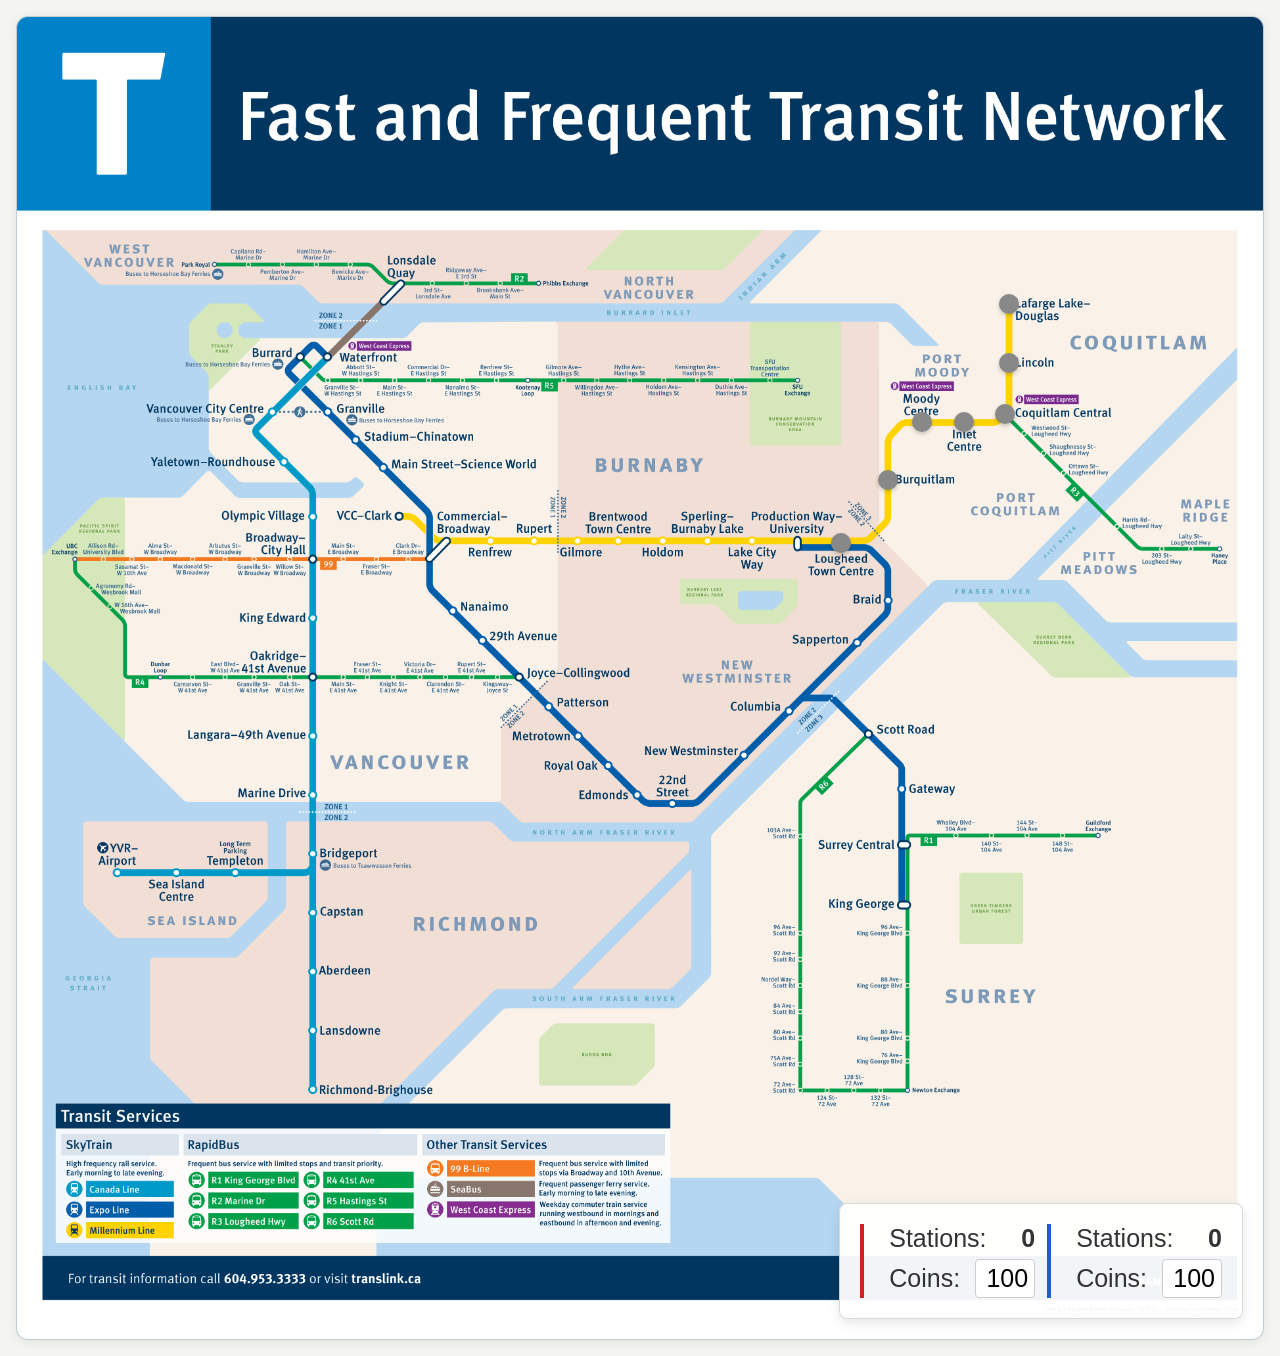
<file: index.html>
<!DOCTYPE html>
<html lang="en">
<head>
    <meta charset="UTF-8" />
    <meta name="viewport" content="width=device-width, initial-scale=1.0" />
    <title>Interactive Map</title>
    <link rel="stylesheet" href="styles.css" />
</head>
<body>

    <div id="map-container">
        <img
            id="map-img"
            src="fast_and_frequent_transit_map-1.png"
            alt="Map"
        />

	<div id="team-dashboard">
            <div class="team-panel red-panel">
                <div class="dash-row"><span>Stations:</span> <strong id="red-controlled">0</strong></div>
                <div class="dash-row"><span>Coins:</span> <input type="number" id="red-pool" value="100" /></div>
            </div>
            <div class="team-panel blue-panel">
		<div class="dash-row"><span>Stations:</span> <strong id="blue-controlled">0</strong></div>
                <div class="dash-row"><span>Coins:</span> <input type="number" id="blue-pool" value="100" /></div>
            </div>
        </div>
    </div>

    <script src="map.js"></script>

</body>
</html>
</file>
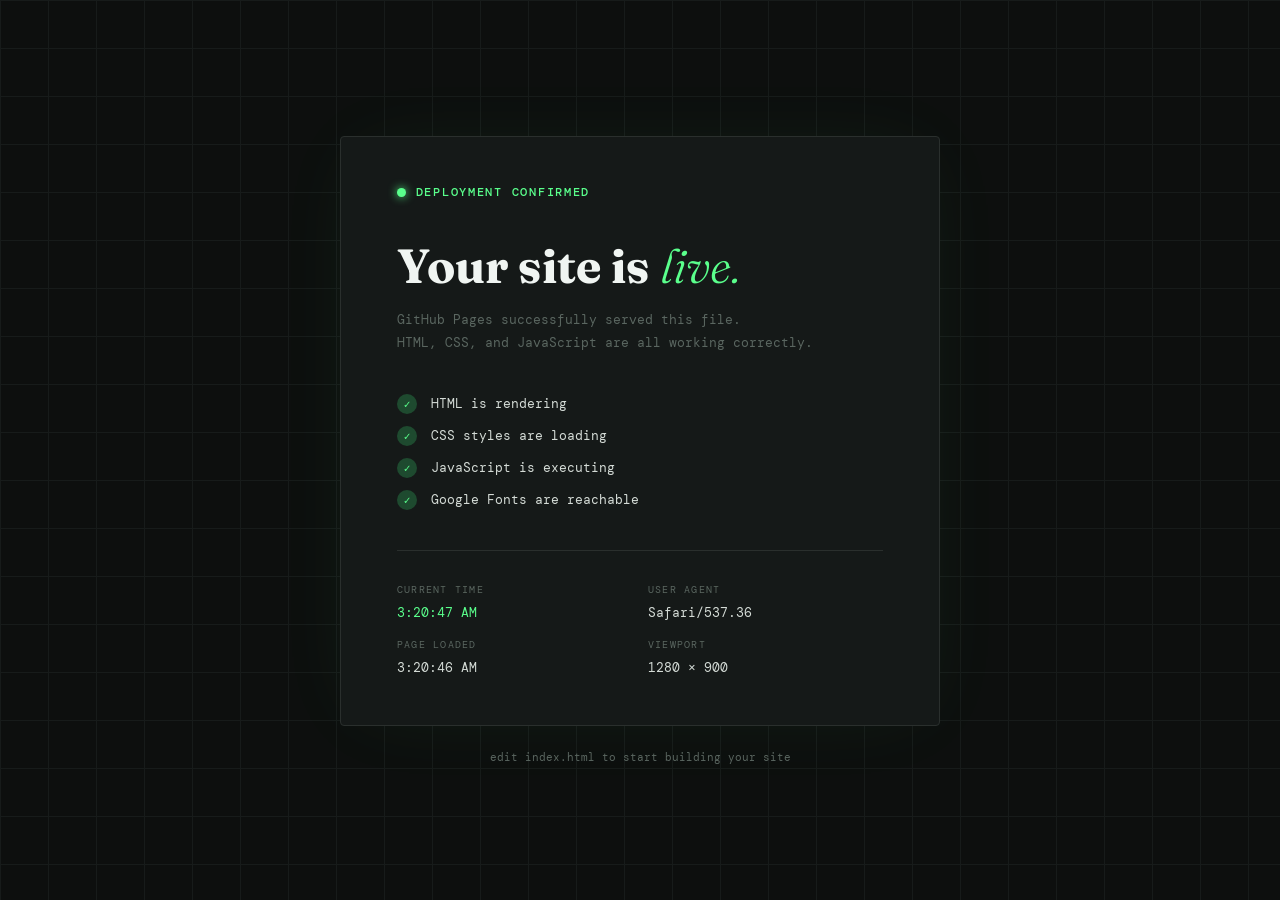
<file: unused/index.html>
<!DOCTYPE html>
<html lang="en">
<head>
  <meta charset="UTF-8" />
  <meta name="viewport" content="width=device-width, initial-scale=1.0"/>
  <title>GitHub Pages · Live</title>
  <link href="https://fonts.googleapis.com/css2?family=DM+Mono:wght@400;500&family=Fraunces:ital,opsz,wght@0,9..144,300;0,9..144,700;1,9..144,300&display=swap" rel="stylesheet"/>
  <style>
    *, *::before, *::after { box-sizing: border-box; margin: 0; padding: 0; }

    :root {
      --bg: #0d0f0e;
      --surface: #151918;
      --border: #2a2f2d;
      --green: #5aff8c;
      --green-dim: #1e4a2f;
      --text: #d4dbd6;
      --muted: #5a6660;
      --white: #f0f5f2;
    }

    body {
      background: var(--bg);
      color: var(--text);
      font-family: 'DM Mono', monospace;
      min-height: 100vh;
      display: flex;
      flex-direction: column;
      align-items: center;
      justify-content: center;
      padding: 2rem;
      overflow: hidden;
    }

    /* Animated grid background */
    body::before {
      content: '';
      position: fixed;
      inset: 0;
      background-image:
        linear-gradient(var(--border) 1px, transparent 1px),
        linear-gradient(90deg, var(--border) 1px, transparent 1px);
      background-size: 48px 48px;
      opacity: 0.4;
      z-index: 0;
      animation: gridPan 20s linear infinite;
    }

    @keyframes gridPan {
      from { background-position: 0 0; }
      to   { background-position: 48px 48px; }
    }

    .card {
      position: relative;
      z-index: 1;
      background: var(--surface);
      border: 1px solid var(--border);
      border-radius: 4px;
      padding: 3rem 3.5rem;
      max-width: 600px;
      width: 100%;
      box-shadow: 0 0 80px -20px rgba(90,255,140,0.08);
      animation: fadeUp 0.7s cubic-bezier(0.16,1,0.3,1) both;
    }

    @keyframes fadeUp {
      from { opacity: 0; transform: translateY(24px); }
      to   { opacity: 1; transform: translateY(0); }
    }

    .status-row {
      display: flex;
      align-items: center;
      gap: 0.6rem;
      margin-bottom: 2.5rem;
    }

    .dot {
      width: 9px; height: 9px;
      border-radius: 50%;
      background: var(--green);
      box-shadow: 0 0 10px var(--green);
      animation: pulse 2s ease-in-out infinite;
    }

    @keyframes pulse {
      0%, 100% { opacity: 1; box-shadow: 0 0 10px var(--green); }
      50%       { opacity: 0.5; box-shadow: 0 0 4px var(--green); }
    }

    .status-label {
      font-size: 0.72rem;
      font-weight: 500;
      letter-spacing: 0.15em;
      text-transform: uppercase;
      color: var(--green);
    }

    h1 {
      font-family: 'Fraunces', serif;
      font-size: clamp(2rem, 5vw, 3rem);
      font-weight: 700;
      color: var(--white);
      line-height: 1.1;
      margin-bottom: 1rem;
    }

    h1 em {
      font-style: italic;
      font-weight: 300;
      color: var(--green);
    }

    .subtitle {
      font-size: 0.82rem;
      color: var(--muted);
      line-height: 1.7;
      margin-bottom: 2.5rem;
    }

    .checks {
      display: flex;
      flex-direction: column;
      gap: 0.75rem;
      margin-bottom: 2.5rem;
    }

    .check-item {
      display: flex;
      align-items: center;
      gap: 0.9rem;
      font-size: 0.8rem;
      color: var(--text);
      opacity: 0;
      animation: fadeIn 0.4s ease forwards;
    }

    .check-item:nth-child(1) { animation-delay: 0.5s; }
    .check-item:nth-child(2) { animation-delay: 0.75s; }
    .check-item:nth-child(3) { animation-delay: 1.0s; }
    .check-item:nth-child(4) { animation-delay: 1.25s; }

    @keyframes fadeIn {
      from { opacity: 0; transform: translateX(-8px); }
      to   { opacity: 1; transform: translateX(0); }
    }

    .check-icon {
      flex-shrink: 0;
      width: 20px; height: 20px;
      border-radius: 50%;
      background: var(--green-dim);
      display: grid;
      place-items: center;
      font-size: 0.7rem;
      color: var(--green);
    }

    .divider {
      border: none;
      border-top: 1px solid var(--border);
      margin-bottom: 2rem;
    }

    .meta {
      display: grid;
      grid-template-columns: 1fr 1fr;
      gap: 1rem;
    }

    .meta-item label {
      display: block;
      font-size: 0.65rem;
      letter-spacing: 0.12em;
      text-transform: uppercase;
      color: var(--muted);
      margin-bottom: 0.3rem;
    }

    .meta-item span {
      font-size: 0.8rem;
      color: var(--text);
    }

    #live-time { color: var(--green); }

    footer {
      position: relative;
      z-index: 1;
      margin-top: 1.5rem;
      font-size: 0.7rem;
      color: var(--muted);
    }
  </style>
</head>
<body>

  <div class="card">
    <div class="status-row">
      <span class="dot"></span>
      <span class="status-label">Deployment confirmed</span>
    </div>

    <h1>Your site is <em>live.</em></h1>
    <p class="subtitle">
      GitHub Pages successfully served this file.<br>
      HTML, CSS, and JavaScript are all working correctly.
    </p>

    <div class="checks">
      <div class="check-item">
        <span class="check-icon">✓</span>
        HTML is rendering
      </div>
      <div class="check-item">
        <span class="check-icon">✓</span>
        CSS styles are loading
      </div>
      <div class="check-item">
        <span class="check-icon">✓</span>
        JavaScript is executing
      </div>
      <div class="check-item">
        <span class="check-icon">✓</span>
        Google Fonts are reachable
      </div>
    </div>

    <hr class="divider"/>

    <div class="meta">
      <div class="meta-item">
        <label>Current time</label>
        <span id="live-time">—</span>
      </div>
      <div class="meta-item">
        <label>User agent</label>
        <span id="ua">—</span>
      </div>
      <div class="meta-item">
        <label>Page loaded</label>
        <span id="loaded-at">—</span>
      </div>
      <div class="meta-item">
        <label>Viewport</label>
        <span id="vp">—</span>
      </div>
    </div>
  </div>

  <footer>edit index.html to start building your site</footer>

  <script>
    const fmt = d => d.toLocaleTimeString();
    const loadedAt = new Date();
    document.getElementById('loaded-at').textContent = fmt(loadedAt);
    document.getElementById('ua').textContent = navigator.userAgent.split(' ').slice(-1)[0];
    document.getElementById('vp').textContent = `${window.innerWidth} × ${window.innerHeight}`;
    setInterval(() => {
      document.getElementById('live-time').textContent = fmt(new Date());
    }, 1000);
  </script>
</body>
</html>
</file>
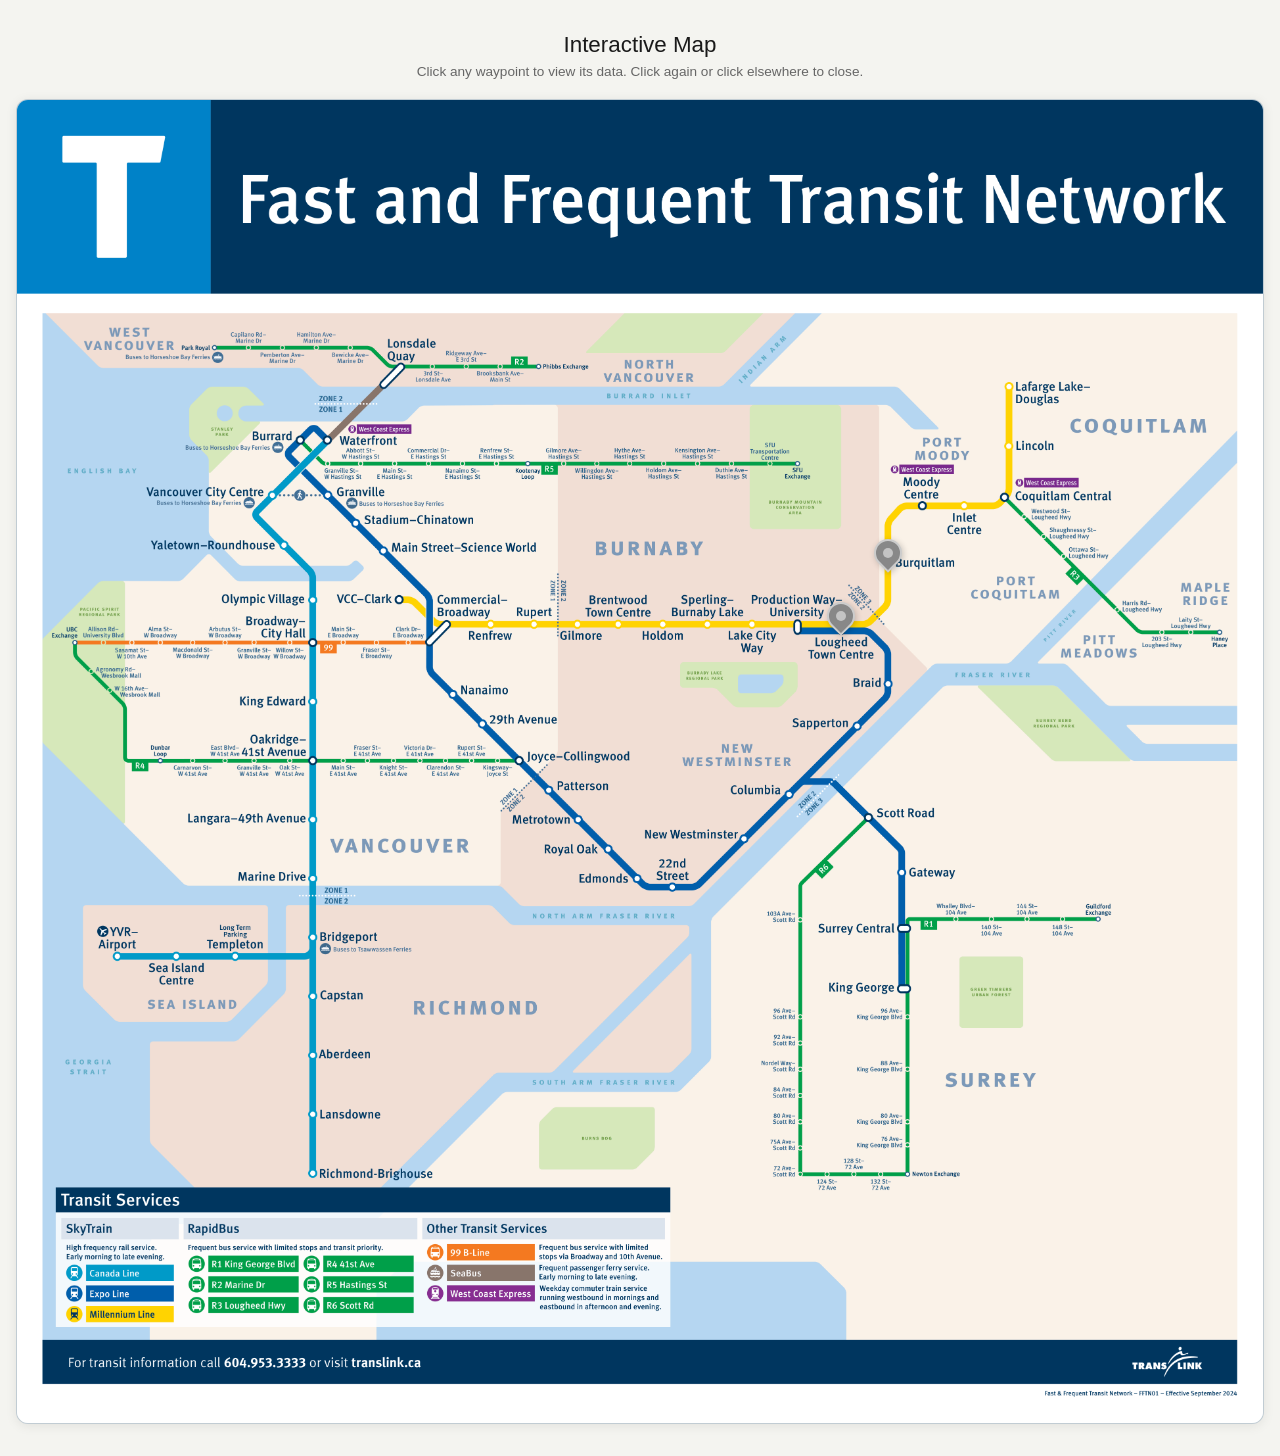
<file: unused/website.html>
<!DOCTYPE html>
<html lang="en">
<head>
    <meta charset="UTF-8" />
    <meta name="viewport" content="width=device-width, initial-scale=1.0" />
    <title>Interactive Map</title>
    <style>
        /* ── Reset & base ── */
        *, *::before, *::after {
            box-sizing: border-box;
            margin: 0;
            padding: 0;
        }

        body {
            font-family: -apple-system, BlinkMacSystemFont, "Segoe UI", Roboto, sans-serif;
            background: #f4f4f0;
            color: #1a1a1a;
            min-height: 100vh;
            display: flex;
            flex-direction: column;
            align-items: center;
            padding: 2rem 1rem;
        }

        h1 {
            font-size: 1.4rem;
            font-weight: 500;
            margin-bottom: 0.4rem;
            color: #1a1a1a;
        }

        #instructions {
            font-size: 0.85rem;
            color: #666;
            margin-bottom: 1.25rem;
        }

        /* ── Map container ── */
        #map-container {
            position: relative;
            width: 100%;
            max-width: 2000px;
            border-radius: 12px;
            border: 1px solid rgba(0,0,0,0.12);
            overflow: hidden;
            background: #dce8f0;
            user-select: none;
            box-shadow: 0 2px 12px rgba(0,0,0,0.08);
        }

        #map-img {
            width: 100%;
            height: auto;
            display: block;
        }

        /* ── Waypoint pins ── */
        .waypoint {
            position: absolute;
            width: 32px;
            height: 32px;
            transform: translate(-50%, -50%);
            cursor: pointer;
            display: flex;
            align-items: center;
            justify-content: center;
            z-index: 5;
        }

        .waypoint-pin {
            width: 28px;
            height: 28px;
            border-radius: 50% 50% 50% 0;
            transform: rotate(-45deg);
            background: #888;
            border: 2.5px solid #ccc;
            transition: transform 0.15s ease, background 0.15s ease, border-color 0.15s ease;
            display: flex;
            align-items: center;
            justify-content: center;
            box-shadow: 0 2px 6px rgba(0,0,0,0.2);
        }

        .waypoint-pin-inner {
            width: 10px;
            height: 10px;
            border-radius: 50%;
            background: rgba(255,255,255,0.5);
            transform: rotate(45deg);
        }

        /* ── Popup ── */
        .popup {
            position: absolute;
            background: #ffffff;
            border: 1px solid rgba(0,0,0,0.14);
            border-radius: 12px;
            padding: 14px 18px 12px;
            min-width: 200px;
            z-index: 10;
            transform: translate(-50%, calc(-100% - 22px));
            box-shadow: 0 4px 16px rgba(0,0,0,0.12);
            pointer-events: auto;
            animation: popup-in 0.15s ease;
        }

        @keyframes popup-in {
            from { opacity: 0; transform: translate(-50%, calc(-100% - 14px)); }
            to   { opacity: 1; transform: translate(-50%, calc(-100% - 22px)); }
        }

        .popup-arrow {
            position: absolute;
            bottom: -8px;
            left: 50%;
            transform: translateX(-50%);
            width: 14px;
            height: 8px;
            overflow: hidden;
        }

        .popup-arrow::before {
            content: '';
            position: absolute;
            top: -8px;
            left: 50%;
            transform: translateX(-50%) rotate(45deg);
            width: 14px;
            height: 14px;
            background: #ffffff;
            border-right: 1px solid rgba(0,0,0,0.14);
            border-bottom: 1px solid rgba(0,0,0,0.14);
        }

        .popup-name {
            font-size: 15px;
            font-weight: 500;
            color: #1a1a1a;
            margin-bottom: 8px;
        }

        .popup-number {
            font-size: 30px;
            font-weight: 500;
            line-height: 1;
        }

        .popup-unit {
            font-size: 12px;
            color: #888;
            margin-top: 3px;
        }

        .popup-row {
            display: flex;
            gap: 12px;
            align-items: flex-start;
            margin-top: 8px;
        }

        .popup-col {
            display: flex;
            flex-direction: column;
            align-items: center;
            gap: 4px;
            flex: 1;
        }

        .popup-divider {
            width: 1px;
            background: rgba(0,0,0,0.1);
            align-self: stretch;
        }

        .adj-btn {
            background: none;
            border: 1px solid rgba(0,0,0,0.15);
            border-radius: 6px;
            width: 28px;
            height: 24px;
            cursor: pointer;
            font-size: 10px;
            color: #444;
            display: flex;
            align-items: center;
            justify-content: center;
            transition: background 0.1s;
        }

        .adj-btn:hover {
            background: #f0f0f0;
        }

        .num-red  { color: #cc2222; }
        .num-blue { color: #1a5fcc; }
        .num-gray { color: #888; }
    </style>
</head>
<body>

    <h1>Interactive Map</h1>
    <p id="instructions">Click any waypoint to view its data. Click again or click elsewhere to close.</p>

    <div id="map-container">
        <img
            id="map-img"
            src="fast_and_frequent_transit_map-1.png"
            alt="Map"
        />
    </div>

    <script>
        /*
        ============================================================
          WAYPOINTS CONFIGURATION
        ============================================================
          Each waypoint object has:
            id     – unique identifier
            name   – location name shown in the popup
            x      – horizontal position as % of image width  (0 = left, 100 = right)
            y      – vertical position   as % of image height (0 = top,  100 = bottom)
            value  – Red Team score
            value2 – Blue Team score
            unit   – label for value  (e.g. "Red Team")
            unit2  – label for value2 (e.g. "Blue Team")

          Add, remove, or edit entries freely.
        ============================================================
        */
        const waypoints = [
            { id: 1, name: "Lougheed",   x: 66.15, y: 39,   value: 0, value2: 0, unit: "Red Team", unit2: "Blue Team" },
            { id: 2, name: "Burquitlam", x: 69.9,  y: 34.2, value: 0, value2: 0, unit: "Red Team", unit2: "Blue Team" },
        ];

        const container = document.getElementById('map-container');
        let activeId = null;
        let popupEl  = null;

        function formatNumber(n) {
            return n.toLocaleString();
        }

        /* Updates the pin's color based on which value is larger */
        function updatePinColor(wp) {
            const pin = document.querySelector(`.waypoint[data-id="${wp.id}"] .waypoint-pin`);
            if (!pin) return;
            if (wp.value > wp.value2) {
                pin.style.background   = '#cc2222';
                pin.style.borderColor  = '#ffaaaa';
            } else if (wp.value2 > wp.value) {
                pin.style.background   = '#1a5fcc';
                pin.style.borderColor  = '#aac4ff';
            } else {
                pin.style.background   = '#888';
                pin.style.borderColor  = '#ccc';
            }
        }

        function removePopup() {
            if (popupEl) { popupEl.remove(); popupEl = null; }
            document.querySelectorAll('.waypoint').forEach(w => w.classList.remove('active'));
            activeId = null;
        }

        function showPopup(wp, pinEl) {
            removePopup();
            activeId = wp.id;
            pinEl.classList.add('active');

            const popup = document.createElement('div');
            popup.className  = 'popup';
            popup.style.left = wp.x + '%';
            popup.style.top  = wp.y + '%';

            function render() {
                /* Pick number colors based on who's winning */
                const redClass  = wp.value  > wp.value2 ? 'num-red'  : wp.value2 > wp.value  ? 'num-gray' : 'num-gray';
                const blueClass = wp.value2 > wp.value  ? 'num-blue' : wp.value  > wp.value2 ? 'num-gray' : 'num-gray';

                popup.innerHTML = `
                    <div class="popup-name">${wp.name}</div>

                    <div class="popup-row">
                        <div class="popup-col">
                            <button class="adj-btn" data-field="value" data-dir="1">▲</button>
                            <div class="popup-number ${redClass}">${formatNumber(wp.value)}</div>
                            <button class="adj-btn" data-field="value" data-dir="-1">▼</button>
                            <div class="popup-unit">${wp.unit}</div>
                        </div>
                        <div class="popup-divider"></div>
                        <div class="popup-col">
                            <button class="adj-btn" data-field="value2" data-dir="1">▲</button>
                            <div class="popup-number ${blueClass}">${formatNumber(wp.value2)}</div>
                            <button class="adj-btn" data-field="value2" data-dir="-1">▼</button>
                            <div class="popup-unit">${wp.unit2}</div>
                        </div>
                    </div>

                    <div class="popup-arrow"></div>
                `;

                popup.querySelectorAll('.adj-btn').forEach(btn => {
                    btn.addEventListener('click', e => {
                        e.stopPropagation();
                        wp[btn.dataset.field] += parseInt(btn.dataset.dir);
                        render();
                        updatePinColor(wp);
                    });
                });
            }

            render();
            container.appendChild(popup);
            popupEl = popup;
        }

        /* Build pins */
        waypoints.forEach(wp => {
            const el = document.createElement('div');
            el.className = 'waypoint';
            el.style.left = wp.x + '%';
            el.style.top  = wp.y + '%';
            el.setAttribute('data-id', wp.id);
            el.setAttribute('title', wp.name);
            el.innerHTML = `<div class="waypoint-pin"><div class="waypoint-pin-inner"></div></div>`;

            /* Set initial pin color */
            updatePinColor(wp);

            el.addEventListener('click', e => {
                e.stopPropagation();
                if (activeId === wp.id) { removePopup(); return; }
                showPopup(wp, el);
            });

            container.appendChild(el);
        });

        /* Close popup when clicking outside */
        document.addEventListener('click', removePopup);
    </script>

</body>
</html>
</file>
<file: styles.css>
:root{
    --wp-size: 20px;
    --wp-nudge: 0px;
    --popup-scale: 1;

    --dash-bottom: 20px;
    --dash-right: 20px;
    --dash-padding: 20px;
    --dash-gap: 12px;
    --panel-gap: 6px;
    --panel-padding: 25px;
    --dash-font-size: 25px;
    --input-width: 60px;
}

/* Smaller pins for tablets/phones */
@media (max-width: 950px) {
    :root {
        --wp-size: 10px;
	--wp-nudge: 0px;
	--popup-scale: 0.75;
	margin-top: 15vh;
	--dash-bottom: 10px;
        --dash-right: 10px;
        --dash-padding: 8px;
        --dash-font-size: 12px;
    }

    .popup {
        padding: 10px 12px 8px !important;
        min-width: 160px !important;
    }

    .popup-number {
        font-size: 22px !important;
    }
}

/* Even smaller for small phones */
@media (max-width: 480px) {
    :root {
        --wp-size: 4px;
	--wp-nudge: 0px;
	--popup-scale: 0.50;
	margin-top: 12vh;
	--dash-bottom: 2px;
        --dash-right: 2px;
        --dash-padding: 6px;
        --dash-gap: 12px;
        --panel-gap: 6px;
        --panel-padding: 5px;
        --dash-font-size: 9px;
        --input-width: 30px;
    }
}

/* ── Reset & base ── */
*, *::before, *::after {
    box-sizing: border-box;
    margin: 0;
    padding: 0;
}

body {
    font-family: -apple-system, BlinkMacSystemFont, "Segoe UI", Roboto, sans-serif;
    background: #f4f4f0;
    color: #1a1a1a;
    min-height: 100vh;
    display: flex;
    flex-direction: column;
    align-items: center;
    padding: 1rem 1rem;
}

h1 {
    font-size: 1.4rem;
    font-weight: 500;
    margin-bottom: 0.4rem;
    color: #1a1a1a;
}

#instructions {
    font-size: 0.85rem;
    color: #666;
    margin-bottom: 1.25rem;
}

/* ── Map container ── */
#map-container {
    position: relative;
    width: 100%;
    max-width: 2000px;
    border-radius: 12px;
    border: 1px solid rgba(0,0,0,0.12);
    overflow: hidden;
    background: #dce8f0;
    user-select: none;
    box-shadow: 0 2px 12px rgba(0,0,0,0.08);
}

#map-img {
    width: 100%;
    height: auto;
    display: block;
}

/* ── Waypoint pins ── */
.waypoint {
    position: absolute;
    width: var(--wp-size);
    height: var(--wp-size);
    transform: translate(-50%, -50%);
    cursor: pointer;
    display: flex;
    align-items: center;
    justify-content: center;
    z-index: 5;
}

.waypoint-pin {
    width: 100%;
    height: 100%;
    border-radius: 50%;
    /* Keep the background color logic from your JS */
    background: #888; 
    /* Remove the border and shadow to make it a flat, solid circle */
    border: 1.5px; 
    box-shadow: 0 2px 4px rgba(0,0,0,0.2);
    transition: background 0.15s ease;
    display: flex;
    align-items: center;
    justify-content: center;
    color: white;
    font-weight: bold;
    font-size: calc(var(--wp-size) * 0.8); /* Scales font with the pin size */
    line-height: 0;
    padding-bottom: 0.5px;
    pointer-events: none;
    text-align: center;
}

.waypoint-pin-inner {
    display: none;
}

/* ── Popup ── */
.popup {
    position: absolute;
    background: #ffffff;
    border: 1px solid rgba(0,0,0,0.14);
    border-radius: 12px;
    padding: 14px 18px 12px;
    min-width: 200px;
    z-index: 10;
    /* Use the exact same math as the 'to' keyframe below */
    transform: translate(-50%, calc(-100% - (var(--wp-size) / 2) - 4px)) scale(var(--popup-scale));
    transform-origin: bottom center;
    box-shadow: 0 4px 16px rgba(0,0,0,0.12);
    pointer-events: auto;
    animation: popup-in 0.15s ease forwards; /* Added 'forwards' to ensure it stays put */
}

@keyframes popup-in {
    from { 
        opacity: 0; 
        /* Increased the gap to 15px so it visibly slides down into position */
        transform: translate(-50%, calc(-100% - (var(--wp-size) / 2) - 15px)) scale(calc(var(--popup-scale) * 0.8)); 
    }
    to { 
        opacity: 1; 
        /* The final resting position */
        transform: translate(-50%, calc(-100% - (var(--wp-size) / 2) - 4px)) scale(var(--popup-scale)); 
    }
}

.popup-arrow {
    position: absolute;
    bottom: -8px;
    left: 50%;
    transform: translateX(-50%);
    width: 14px;
    height: 8px;
    overflow: hidden;
}

.popup-arrow::before {
    content: '';
    position: absolute;
    top: -8px;
    left: 50%;
    transform: translateX(-50%) rotate(45deg);
    width: 14px;
    height: 14px;
    background: #ffffff;
    border-right: 1px solid rgba(0,0,0,0.14);
    border-bottom: 1px solid rgba(0,0,0,0.14);
}

.popup-name {
    font-size: 15px;
    font-weight: 500;
    color: #1a1a1a;
    margin-bottom: 8px;
}

.popup-number {
    font-size: 30px;
    font-weight: 500;
    line-height: 1;
}

.popup-unit {
    font-size: 12px;
    color: #888;
    margin-top: 3px;
}

.popup-row {
    display: flex;
    gap: 12px;
    align-items: flex-start;
    margin-top: 8px;
}

.popup-col {
    display: flex;
    flex-direction: column;
    align-items: center;
    gap: 4px;
    flex: 1;
}

.popup-divider {
    width: 1px;
    background: rgba(0,0,0,0.1);
    align-self: stretch;
}

.adj-btn {
    background: none;
    border: 1px solid rgba(0,0,0,0.15);
    border-radius: 6px;
    width: 28px;
    height: 24px;
    cursor: pointer;
    font-size: 10px;
    color: #444;
    display: flex;
    align-items: center;
    justify-content: center;
    transition: background 0.1s;
}

.adj-btn:hover {
    background: #f0f0f0;
}

.num-red  { color: #cc2222; }
.num-blue { color: #1a5fcc; }
.num-gray { color: #888; }

/* ── Team Dashboard ── */
#team-dashboard {
    position: absolute;
    bottom: var(--dash-bottom);
    right: var(--dash-right);
    background: rgba(255, 255, 255, 0.95);
    border: 1px solid rgba(0,0,0,0.15);
    border-radius: 8px;
    padding: var(--dash-padding);
    display: flex;
    flex-direction: row;
    gap: var(--dash-gap);
    box-shadow: 0 4px 12px rgba(0,0,0,0.1);
    z-index: 15;
    /* Ensure the user can click into the input fields */
    pointer-events: auto; 
}

.team-panel {
    display: flex;
    flex-direction: column;
    gap: var(--panel-gap);
    padding-left: var(--panel-padding);
}

.red-panel { border-left: 4px solid #cc2222; }
.blue-panel { border-left: 4px solid #1a5fcc; }

.dash-row {
    display: flex;
    justify-content: space-between;
    align-items: center;
    gap: 15px;
    font-size: var(--dash-font-size);
    color: #333;
}

.dash-row input {
    width: var(--input-width);
    padding: 4px 6px;
    border: 1px solid #ccc;
    border-radius: 4px;
    font-size: var(--dash-font-size);
    text-align: right;
    font-weight: normal;
}

/* Remove up/down arrows from number inputs */
input::-webkit-outer-spin-button,
input::-webkit-inner-spin-button {
    -webkit-appearance: none;
    margin: 0;
}

input[type=number] {
    -moz-appearance: textfield; /* Firefox */
}
</file>
